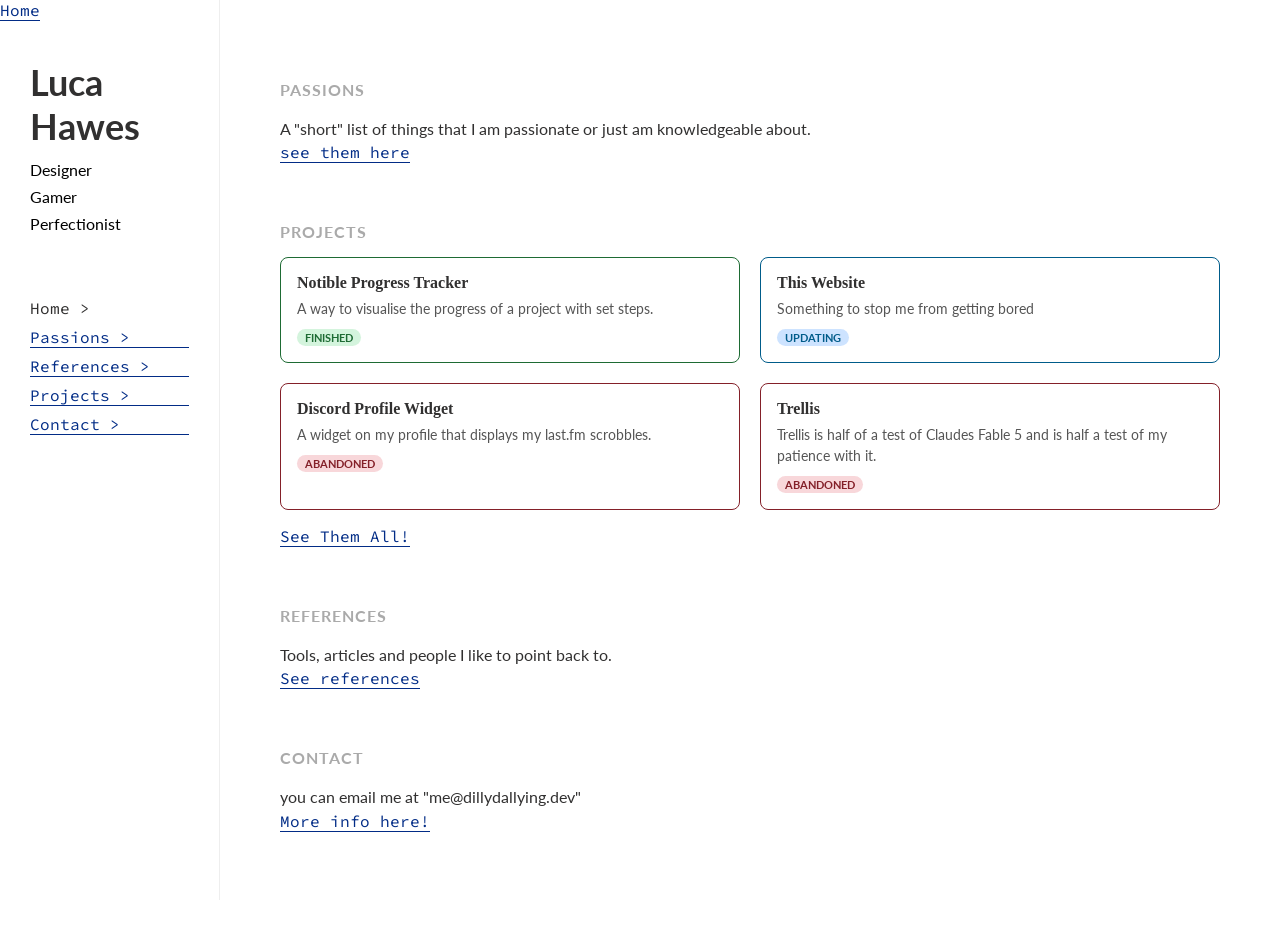
<file: index.html>
<!DOCTYPE html>
<html lang="en">
<head>
<meta charset="UTF-8">
<meta name="robots" content="nosnippet">
<title>Home - dillydallying.dev</title>
<link rel="icon" type="image/ico" href="images/favicon.ico">
  <link rel="preconnect" href="https://fonts.googleapis.com">
  <link rel="preconnect" href="https://fonts.gstatic.com" crossorigin>
  <link href="https://fonts.googleapis.com/css2?family=Lato:ital,wght@0,400;0,700;0,900;1,400;1,700;1,900&family=Source+Code+Pro:ital,wght@0,200..900;1,200..900&display=swap" rel="stylesheet">
  <link rel="stylesheet" href="style.css" />
  <script src="/tree-view.js"></script>
  <a href="/index.html">Home</a>


</head>

<body>

<div class="container">

  <!-- ===== SIDEBAR ===== -->
  <div class="sidebar">
    <header>
      <h1>Luca Hawes</h1>
      <p>Designer</p>
      <p>Gamer</p>
      <p>Perfectionist</p>
    </header>

    <nav class="sidebar-nav">
      <a href="index.html" class="active">Home &gt;</a>
      <a href="knowledge.html">Passions &gt;</a>
      <a href="references.html">References &gt;</a>
      <a href="projects.html">Projects &gt;</a>
      <a href="contact.html">Contact &gt;</a>
    </nav>
  </div>

  <!-- ===== MAIN CONTENT ===== -->
  <div class="content">

    <!-- SKILLS -->
    <section>
      <h2>Passions</h2>
      <p>A "short" list of things that I am passionate or just am knowledgeable about.</p>
      <a href="knowledge.html">see them here</a>
    </section>

    <!-- PROJECTS -->
    <section>
      <h2>Projects</h2>

      <div class="projects-grid">

        <a href="index.html" class="project-card finished">
          <h3>Notible Progress Tracker</h3>
          <p>A way to visualise the progress of a project with set steps.</p>
          <span class="status finished">Finished</span>
        </a>

        <a href="index.html" class="project-card updating">
          <h3>This Website</h3>
          <p>Something to stop me from getting bored</p>
          <span class="status updating">Updating</span>
        </a>

        <a href="index.html" class="project-card abandoned">
          <h3>Discord Profile Widget</h3>
          <p>A widget on my profile that displays my last.fm scrobbles.</p>
          <span class="status abandoned">Abandoned</span>
        </a>

        <a href="index.html" class="project-card abandoned">
          <h3>Trellis</h3>
          <p>Trellis is half of a test of Claudes Fable 5 and is half a test of my patience with it.</p>
          <span class="status abandoned">Abandoned</span>
        </a>

      </div>

      <a href="projects.html">See Them All!</a>
    </section>

    <!-- REFERENCES -->
    <section>
      <h2>References</h2>
      <p>Tools, articles and people I like to point back to.</p>
      <a href="references.html">See references</a>
    </section>

    <!-- CONTACT -->
    <section>
      <h2>Contact</h2>
      <p>you can email me at "me@dillydallying.dev"</p>
      <a href="contact.html">More info here!</a>
    </section>

  </div>

</div>

</body>
</html>
</file>
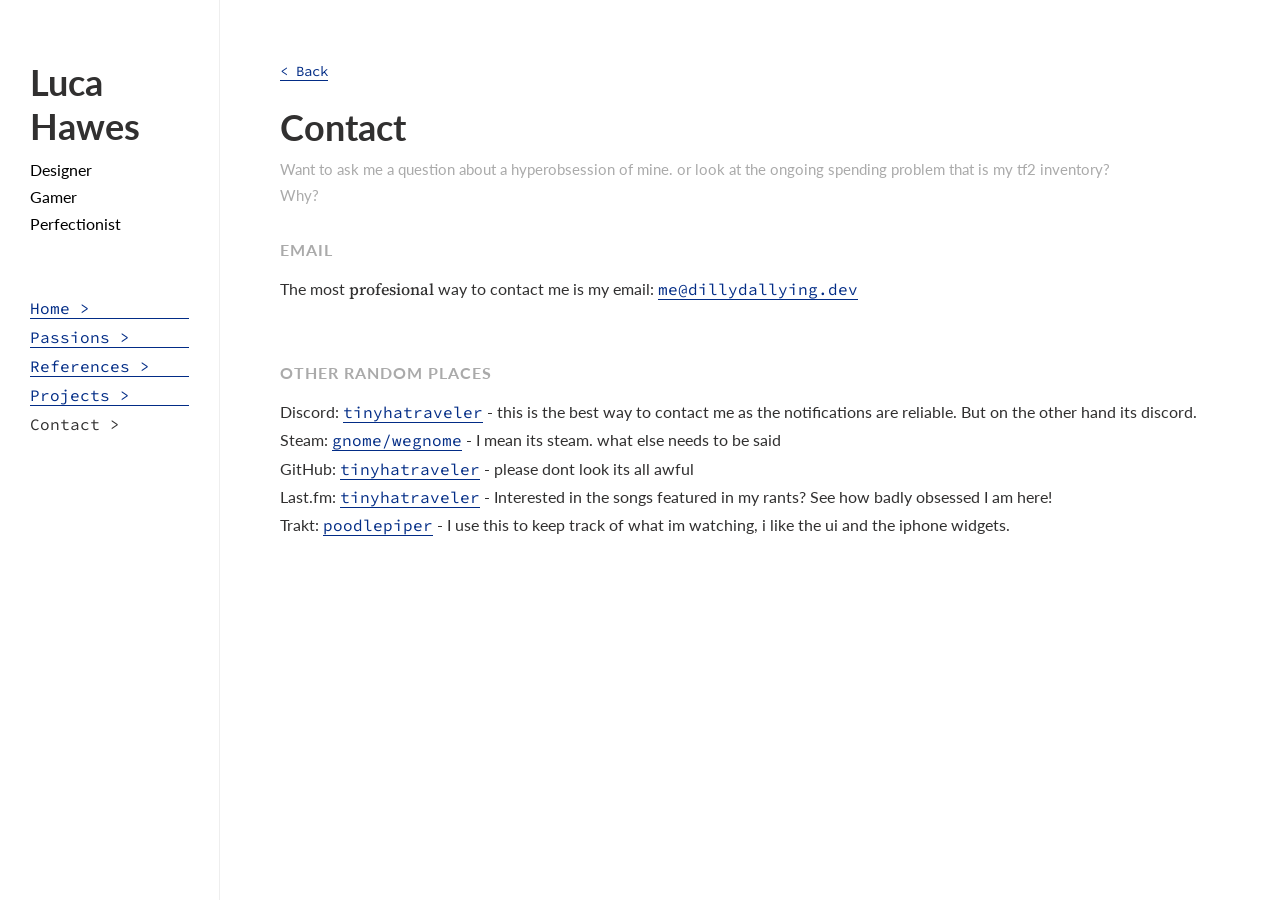
<file: contact.html>
<!DOCTYPE html>
<html lang="en">
<head>
<meta charset="UTF-8">
<title>Contact - dillydallying.dev</title>
<link rel="icon" type="image/x-icon" href="images/favicon.ico">
<link rel="preconnect" href="https://fonts.googleapis.com">
<link rel="preconnect" href="https://fonts.gstatic.com" crossorigin>
<link href="https://fonts.googleapis.com/css2?family=Lato:ital,wght@0,400;0,700;0,900;1,400;1,700;1,900&family=Source+Code+Pro:ital,wght@0,200..900;1,200..900&family=Source+Serif+4:wght@400;500;700&display=swap" rel="stylesheet">
<link rel="stylesheet" href="style.css">
</head>

<body>

<div class="container">

  <!-- ===== SIDEBAR (same as homepage) ===== -->
  <div class="sidebar">
    <header>
      <h1>Luca Hawes</h1>
      <p>Designer</p>
      <p>Gamer</p>
      <p>Perfectionist</p>
    </header>

    <nav class="sidebar-nav">
      <a href="index.html">Home &gt;</a>
      <a href="knowledge.html">Passions &gt;</a>
      <a href="references.html">References &gt;</a>
      <a href="projects.html">Projects &gt;</a>
      <a href="contact.html" class="active">Contact &gt;</a>
    </nav>
  </div>

  <!-- ===== MAIN CONTENT ===== -->
  <div class="content">

    <a href="index.html" class="back-link">&lt; Back</a>

    <h1>Contact</h1>
    <p class="subtitle">Want to ask me a question about a hyperobsession of mine. or look at the ongoing spending problem that is my tf2 inventory?<br> Why?</p>


    <section>
      <h2>Email</h2>
      <p>The most <fancy>profesional</fancy> way to contact me is my email: <a href="mailto:me@dillydallying.dev">me@dillydallying.dev</a></p>
    </section>

    <section>
      <h2>Other Random Places</h2>
      <p>Discord: <a href="https://discord.com/users/567462437838651404" target="_blank" rel="noopener">tinyhatraveler</a> - this is the best way to contact me as the notifications are reliable. But on the other hand its discord.</p>
      <p>Steam: <a href="https://steamcommunity.com/id/wegnome/" target="_blank" rel="noopener">gnome/wegnome</a> - I mean its steam. what else needs to be said</p>
      <p>GitHub: <a href="https://github.com/tinyhatraveler" target="_blank" rel="noopener">tinyhatraveler</a> - please dont look its all awful</p>
      <p>Last.fm: <a href="https://www.last.fm/user/tinyhatraveler" target="_blank" rel="noopener">tinyhatraveler</a> - Interested in the songs featured in my rants? See how badly obsessed I am here!</p>
      <p>Trakt: <a href="https://app.trakt.tv/profile/poodlepiper" target="_blank" rel="noopener">poodlepiper</a> - I use this to keep track of what im watching, i like the ui and the iphone widgets.</p>
    </section>

  </div>

</div>

</body>
</html>
</file>
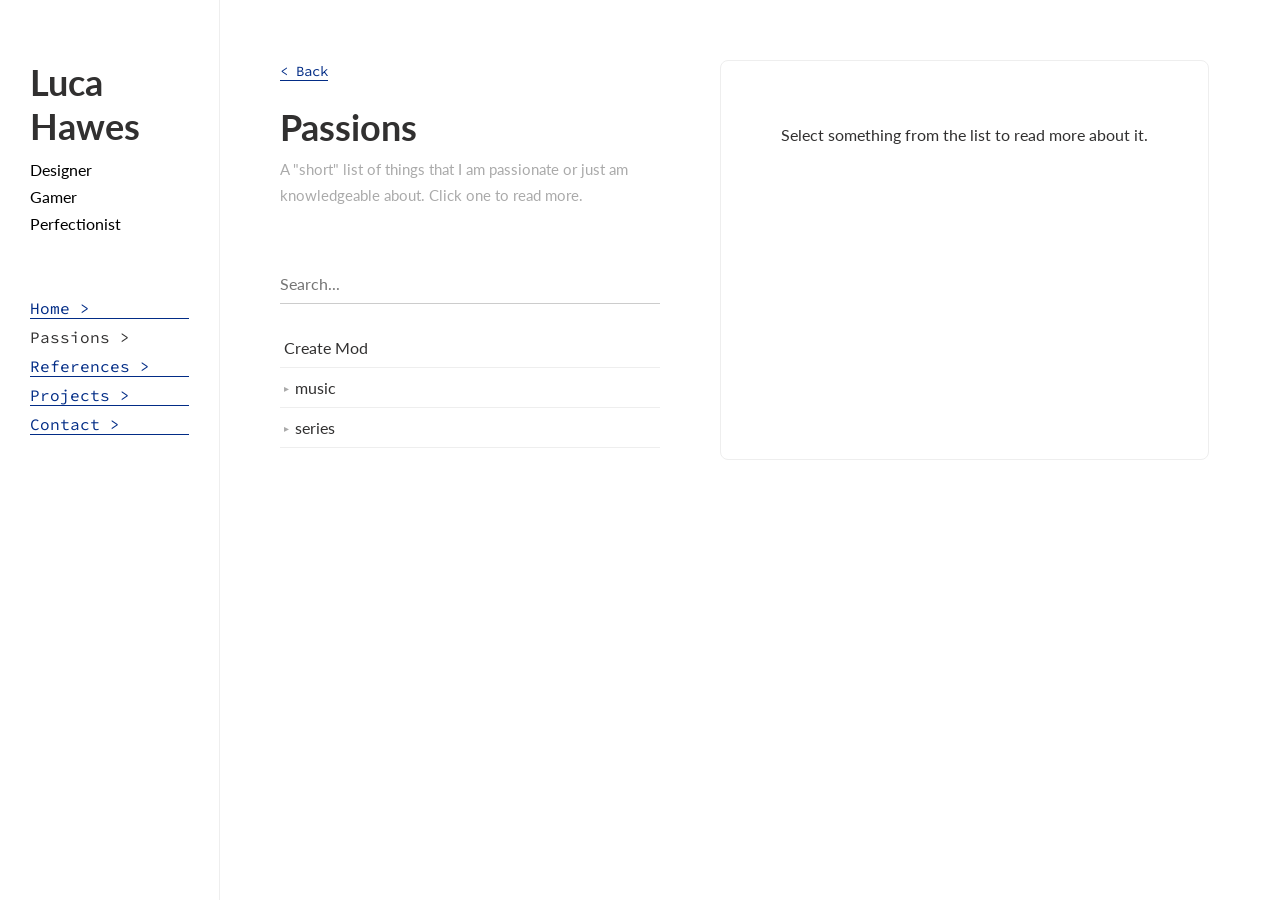
<file: knowledge.html>
<!DOCTYPE html>
<html lang="en">
<head>
<meta charset="UTF-8">
<title>Passions - Luca Hawes</title>
<link rel="preconnect" href="https://fonts.googleapis.com">
<link rel="preconnect" href="https://fonts.gstatic.com" crossorigin>
<link href="https://fonts.googleapis.com/css2?family=Lato:ital,wght@0,400;0,700;0,900;1,400;1,700;1,900&family=Source+Code+Pro:ital,wght@0,200..900;1,200..900&display=swap" rel="stylesheet">
<link rel="stylesheet" href="style.css">
</head>

<body>

<div class="container">

  <!-- ===== SIDEBAR (same as homepage) ===== -->
  <div class="sidebar">
    <header>
      <h1>Luca Hawes</h1>
      <p>Designer</p>
      <p>Gamer</p>
      <p>Perfectionist</p>
    </header>

    <nav class="sidebar-nav">
      <a href="index.html">Home &gt;</a>
      <a href="knowledge.html" class="active">Passions &gt;</a>
      <a href="references.html">References &gt;</a>
      <a href="projects.html">Projects &gt;</a>
      <a href="contact.html">Contact &gt;</a>
    </nav>
  </div>

  <!-- ===== MAIN CONTENT: two panels side by side ===== -->
  <div class="content knowledge-content">

    <!-- LEFT PANEL: title, description, search, list -->
    <div class="knowledge-list-panel">

      <a href="index.html" class="back-link">&lt; Back</a>

      <h1>Passions</h1>
      <p class="subtitle">A "short" list of things that I am passionate or just am knowledgeable about. Click one to read more.</p>

      <input type="text" id="search" placeholder="Search...">

      <ul class="knowledge-list" id="knowledge-list">
        <!-- List items are generated automatically from the array in the script below -->
      </ul>

    </div>

    <!-- RIGHT PANEL: expanded description, updated by clicking a list item -->
    <div class="knowledge-detail-panel" id="knowledge-detail">
      <p>Select something from the list to read more about it.</p>
    </div>

  </div>

</div>

<script src="tree-view.js"></script>
<script src="passions.js"></script>

</body>
</html>
</file>
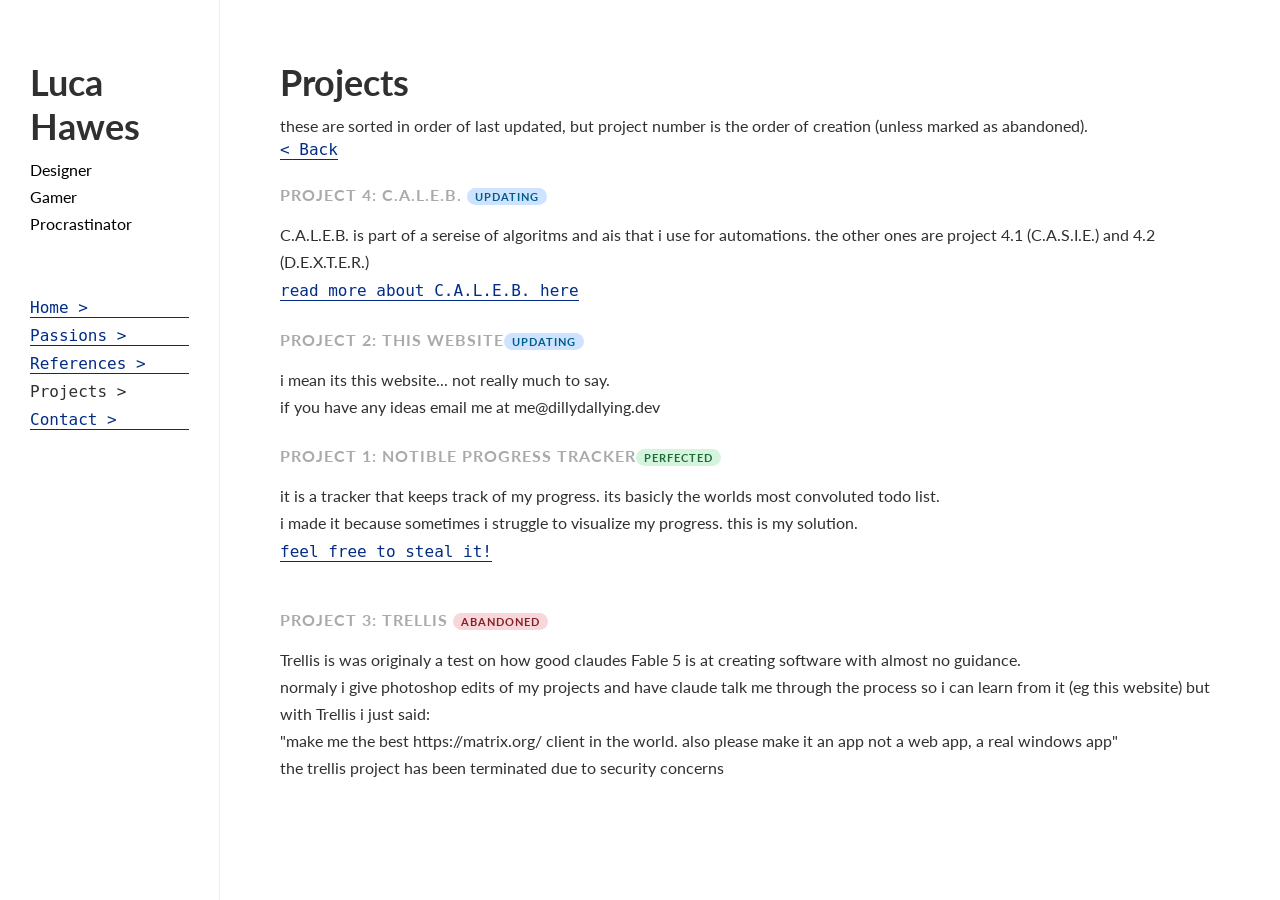
<file: projects.html>
<!DOCTYPE html>
<html lang="en">
<title>Projects</title>
  <head>
    <meta charset="UTF-8" />
    <title>Portfolio - dillydallying.dev</title>
    <link rel="icon" type="image/ico" href="images/favicon.ico">
    <link rel="preconnect" href="https://fonts.googleapis.com">
    <link rel="preconnect" href="https://fonts.gstatic.com" crossorigin>
    <link href="https://fonts.googleapis.com/css2?family=Lato:ital,wght@0,400;0,700;0,900;1,400;1,700;1,900&display=swap" rel="stylesheet">
    <link rel="stylesheet" href="style.css" />
  </head>
  <body>
    <div class="container">

      <div class="sidebar">
        <header>
          <h1>Luca Hawes</h1>
          <p>Designer</p>
          <p>Gamer</p>
          <p>Procrastinator</p>
        </header>

        <nav class="sidebar-nav">
          <a href="index.html">Home &gt;</a>
          <a href="knowledge.html">Passions &gt;</a>
          <a href="references.html">References &gt;</a>
          <a href="projects.html" class="active">Projects &gt;</a>
          <a href="contact.html">Contact &gt;</a>
        </nav>
      </div>

      <main class="content">
        <h1>Projects</h1>
        <p>these are sorted in order of last updated, but project number is the order of creation (unless marked as abandoned).</p>
        <a href="index.html">< Back</a>
        <br></br>
        <h2>Project 4: C.A.L.E.B. <span class="status updating">updating</span></h2>
        <p>C.A.L.E.B. is part of a sereise of algoritms and ais that i use for automations. the other ones are project 4.1 (C.A.S.I.E.) and 4.2 (D.E.X.T.E.R.) </p>
        <p> <a href="Projects/caleb.html">read more about C.A.L.E.B. here</a></p>


        <br>
        <h2>Project 2: this website<span class="status updating">updating</span></h2>
        <p>i mean its this website... not really much to say.</p>
        <p>if you have any ideas email me at me@dillydallying.dev</p>
        <br>

        <h2>Project 1: notible progress tracker<span class="status finished">perfected</span></h2>
        <p>it is a tracker that keeps track of my progress. its basicly the worlds most convoluted todo list.</p>
        <p>i made it because sometimes i struggle to visualize my progress. this is my solution.</p>
        <p> <a href="https://docs.google.com/spreadsheets/d/1YSNc4omOp1QLgxAba_IEqDuztjfqOVUsOX5t2F-ol7Q/edit?usp=sharing">feel free to steal it!</a></p>
        <br></br>
        <!--<h2>Project 4: notible progress tracker<span class="status finished">perfected</span></h2>

        <br>-->
        <h2>Project 3: Trellis <span class="status abandoned">Abandoned</span></h2>
        <p>Trellis is was originaly a test on how good claudes Fable 5 is at creating software with almost no guidance.</p>
        <p>normaly i give photoshop edits of my projects and have claude talk me through the process so i can learn from it (eg this website) but with Trellis i just said:</p>
        <p>"make me the best https://matrix.org/ client in the world. also please make it an app not a web app, a real windows app"</p>
        <p>the trellis project has been terminated due to security concerns</p>
        <br></br>


      </main>

    </div>
  </body>
</html>
</file>
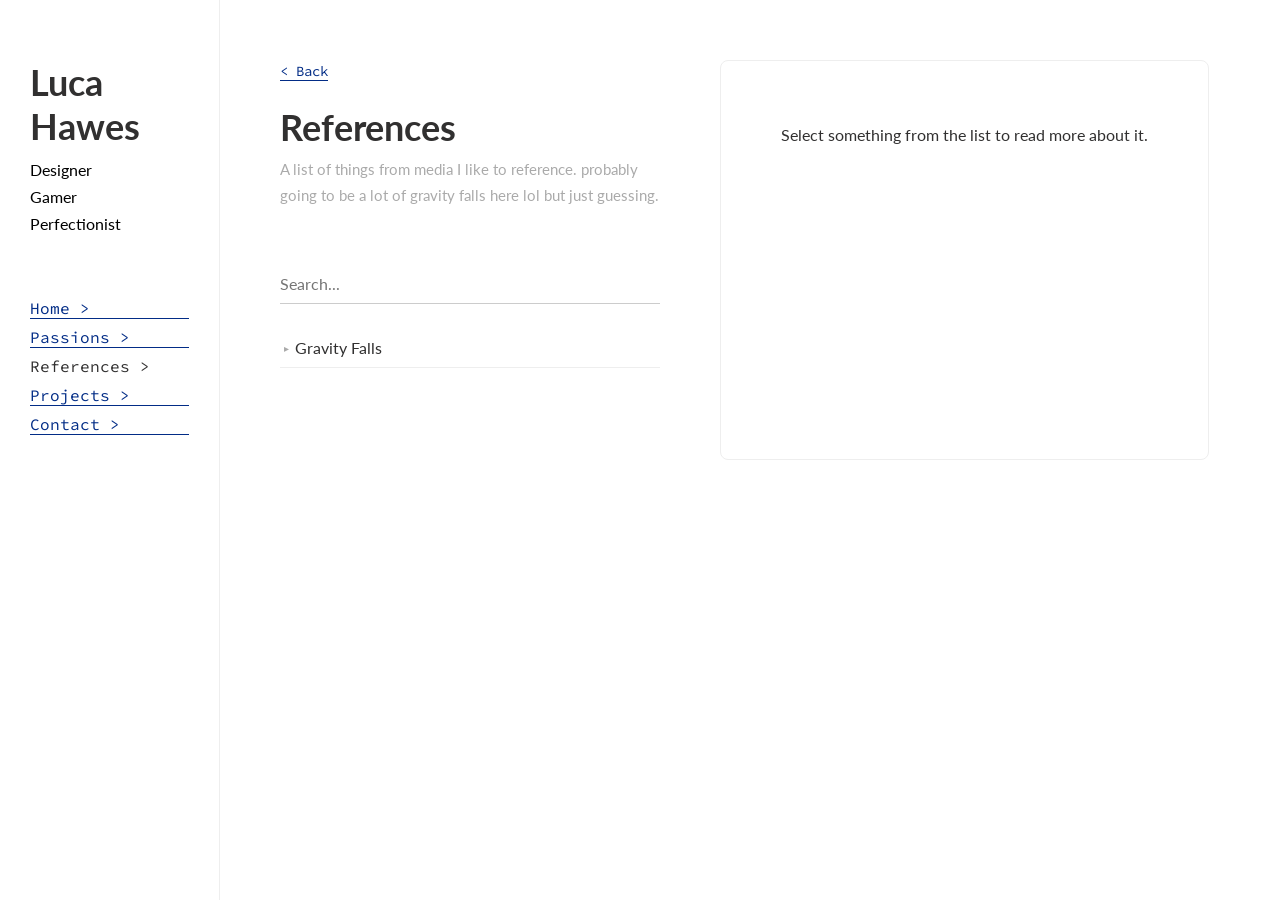
<file: references.html>
<!DOCTYPE html>
<html lang="en">
<head>
<meta charset="UTF-8">
<title>References - Luca Hawes</title>
<link rel="icon" type="image/ico" href="images/favicon.ico">
<link rel="preconnect" href="https://fonts.googleapis.com">
<link rel="preconnect" href="https://fonts.gstatic.com" crossorigin>
<link href="https://fonts.googleapis.com/css2?family=Lato:ital,wght@0,400;0,700;0,900;1,400;1,700;1,900&family=Source+Code+Pro:ital,wght@0,200..900;1,200..900&display=swap" rel="stylesheet">
<link rel="stylesheet" href="style.css">
</head>

<body>

<div class="container">

  <!-- ===== SIDEBAR (same as homepage) ===== -->
  <div class="sidebar">
    <header>
      <h1>Luca Hawes</h1>
      <p>Designer</p>
      <p>Gamer</p>
      <p>Perfectionist</p>
    </header>

    <nav class="sidebar-nav">
      <a href="index.html">Home &gt;</a>
      <a href="knowledge.html">Passions &gt;</a>
      <a href="references.html" class="active">References &gt;</a>
      <a href="projects.html">Projects &gt;</a>
      <a href="contact.html">Contact &gt;</a>
    </nav>
  </div>

  <!-- ===== MAIN CONTENT: two panels side by side ===== -->
  <div class="content knowledge-content">

    <!-- LEFT PANEL: title, description, search, list -->
    <div class="knowledge-list-panel">

      <a href="index.html" class="back-link">&lt; Back</a>

      <h1>References</h1>
      <p class="subtitle">A list of things from media I like to reference. probably going to be a lot of gravity falls here lol but just guessing.</p>

      <input type="text" id="search" placeholder="Search...">

      <ul class="knowledge-list" id="knowledge-list">
        <!-- List items are generated automatically from the array in references.js -->
      </ul>

    </div>

    <!-- RIGHT PANEL: expanded description, updated by clicking a list item -->
    <div class="knowledge-detail-panel" id="knowledge-detail">
      <p>Select something from the list to read more about it.</p>
    </div>

  </div>

</div>

<script src="tree-view.js"></script>
<script src="references.js"></script>

</body>
</html>
</file>
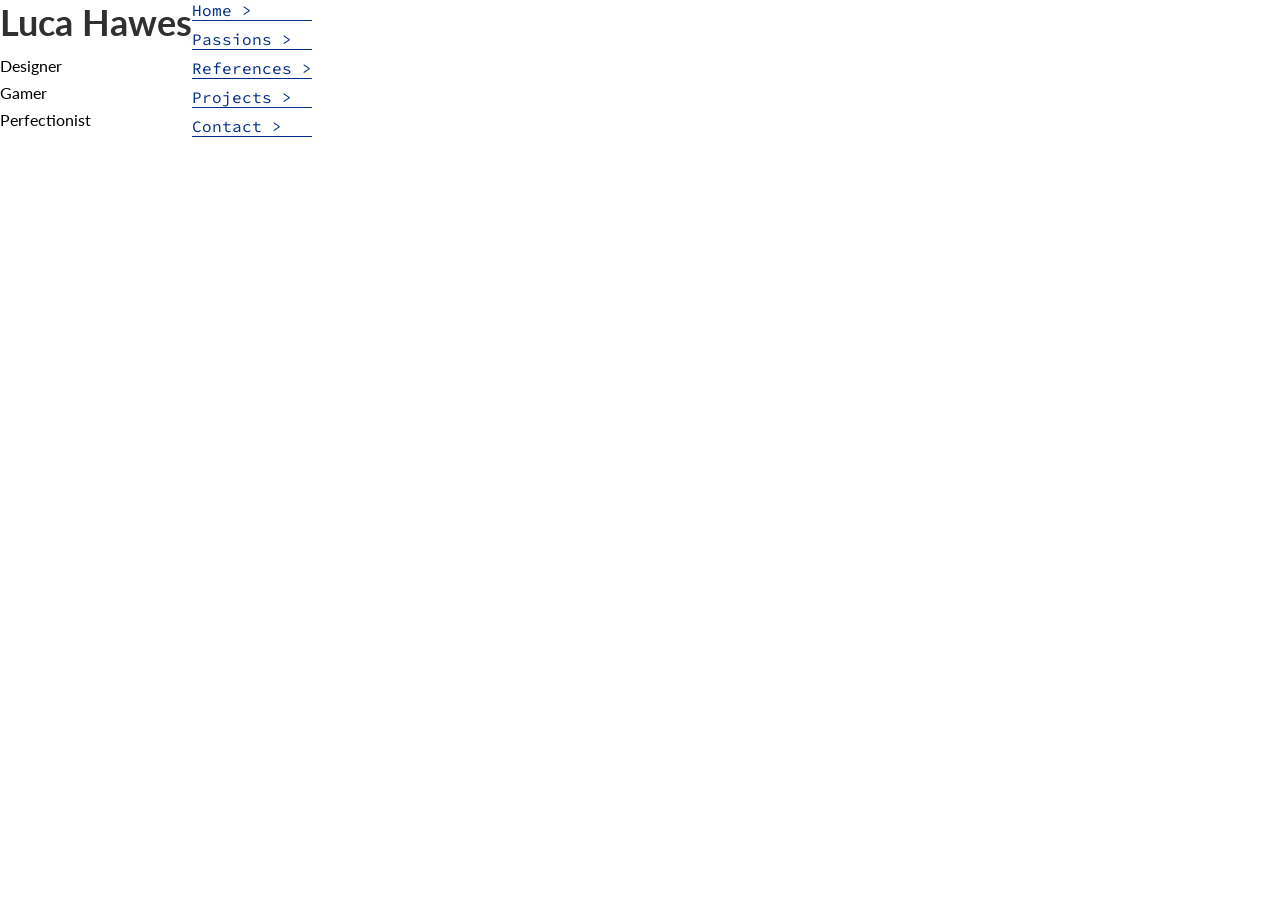
<file: Trellis.html>
<!DOCTYPE html>
<html lang="en">
<head>
<meta charset="UTF-8">
<meta name="robots" content="nosnippet">
<title>Home - dillydallying.dev</title>
  <link rel="preconnect" href="https://fonts.googleapis.com">
  <link rel="preconnect" href="https://fonts.gstatic.com" crossorigin>
  <link href="https://fonts.googleapis.com/css2?family=Lato:ital,wght@0,400;0,700;0,900;1,400;1,700;1,900&family=Source+Code+Pro:ital,wght@0,200..900;1,200..900&display=swap" rel="stylesheet">
    <link rel="stylesheet" href="style.css" />


</head>

<body>

<div class="container">

  <!-- ===== SIDEBAR ===== -->
<!  <div class="sidebar">
    <header>
      <h1>Luca Hawes</h1>
      <p>Designer</p>
      <p>Gamer</p>
      <p>Perfectionist</p>
    </header>

    <nav class="sidebar-nav">
      <a href="index.html">Home &gt;</a>
      <a href="knowledge.html">Passions &gt;</a>
      <a href="references.html">References &gt;</a>
      <a href="projects.html">Projects &gt;</a>
      <a href="contact.html">Contact &gt;</a>
    </nav>
  </div>

  <!-- ===== MAIN CONTENT ===== -->
<!--
  <div class="content">
    <h1>Trellis:</h1>
        <p>Trellis is was originaly a test on how good claudes Fable 5 is at creating software with almost no guidance.</p>
        <p>normaly i give photoshop edits of my projects and have claude talk me through the process so i can learn from it (eg this website) but with Trellis i just said:</p>
        <p>"make me the best https://matrix.org/ client in the world. also please make it an app not a web app, a real windows app"</p>
        <br></br>
        <p> the result was alright, it was basic, didnt have end to end encryption or many of the other features i wanted. but it did work.</p>
        <p>then we (me and Big F) asked for replying, profiles and member lists and most important of all; end to end encryption.</p>
        <p>it took the rest of the tokens i had for the day but it worked well and it also was ported to mac and linux.</p>
        <p>and after a few more requests, it got to this state.</p>
        <img src="images\trellis 1.0.png" height=383 width=512 alt="the first usable version of trellis">
        <p>we kept going on it and eventually it became a plugin for discord so my lazy ass could have one app instead of 2</p>
        <p>this fable 5 really struggled with, it was interesting to see tbh.</p>
        <p>it sits just below the dms but before the server list, and it works alright. it ported over most of the features, added google sign in and a third more evil feature (secret)</p>
        <p>its decent but has a long way to go before i start using it regularly. but it is worlds above stable, and has been since the 3rd message i sent.</p>
        <br></br>
        <p>im still working on it, and am still shouting at claude to fix one specific bug that it cant seem to get its head round. but its getting there, and i might share it eventualy. but who knows</p>
        <p>overall its been a great experiment for my 1 week of claude pro and i am very impressed with what it can do. but also at the same time with how moronic it is.</p>
        <p>if you want any more infomation about it, feel free to <a href="mailto:me@dillydallying.dev">email me.</a></p>
  </div>
-->
</div>

</body>
</html>
</file>
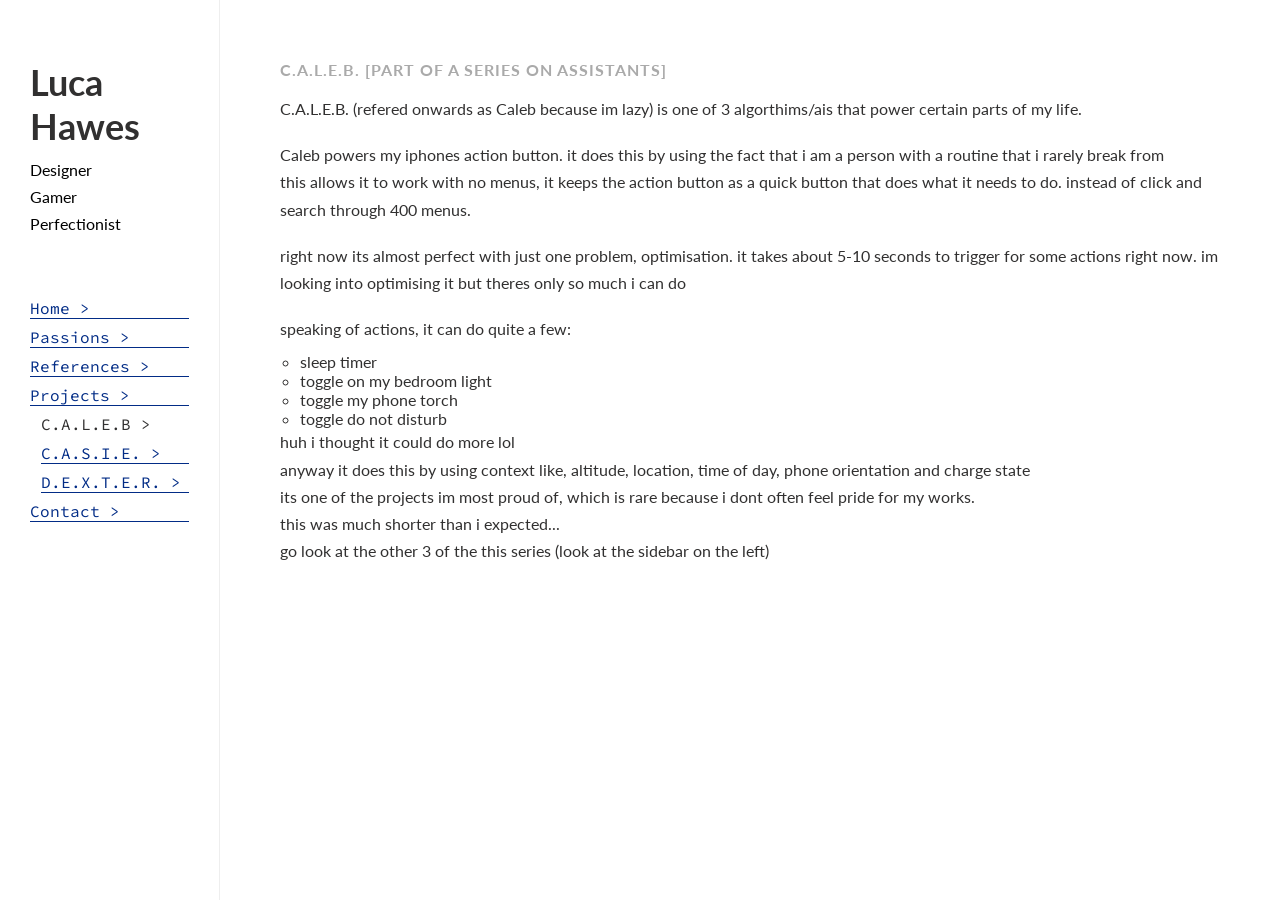
<file: Projects/caleb.html>
<!DOCTYPE html>
<html lang="en">
<head>
<meta charset="UTF-8">
<meta name="robots" content="nosnippet">
<!--
  PAGE TITLE
  Format: "<Page Name> - dillydallying.dev"
-->
<title>PAGE NAME - dillydallying.dev</title>

  <link rel="preconnect" href="https://fonts.googleapis.com">
  <link rel="preconnect" href="https://fonts.gstatic.com" crossorigin>
  <link href="https://fonts.googleapis.com/css2?family=Lato:ital,wght@0,400;0,700;0,900;1,400;1,700;1,900&family=Source+Code+Pro:ital,wght@0,200..900;1,200..900&display=swap" rel="stylesheet">
  <link rel="stylesheet" href="../style.css" />
</head>

<body>
<div class="container">

  <!-- ===== SIDEBAR ===== -->
  <!-- Identical on every page. Copy this block exactly, then update
       ONLY the "active" class below to match whichever page this is:
         - Move class="active" onto the <a> for the current page
         - Remove class="active" from every other link
       The active page's link is shown as plain non-clickable text
       elsewhere via CSS, so href can stay in place either way. -->
  <div class="sidebar">
    <header>
      <h1>Luca Hawes</h1>
      <p>Designer</p>
      <p>Gamer</p>
      <p>Perfectionist</p>
    </header>
    <nav class="sidebar-nav">
      <a href="../index.html">Home &gt;</a>
      <a href="../knowledge.html">Passions &gt;</a>
      <a href="../references.html">References &gt;</a>
      <a href="../projects.html">Projects &gt;</a>
      <a href="caleb.html" class="nav-sub active">C.A.L.E.B &gt;</a>
      <a href="casie.html" class="nav-sub">C.A.S.I.E. &gt;</a>
      <a href="dexter.html" class="nav-sub">D.E.X.T.E.R. &gt;</a>
      <a href="../contact.html">Contact &gt;</a>
    </nav>

      <!--
        ^ Set class="active" on whichever line matches this page, e.g.:
        <a href="projects.html" class="active">Projects &gt;</a>
      -->
    </nav>
  </div>

  <!-- ===== MAIN CONTENT ===== -->
  <!-- Everything below is page-specific. Delete this comment block
       and the example section, then build the real page content.

       If this page needs the two-panel tree-view layout (like
       Passions/References), use knowledge.html as your starting
       point instead of this template - it has a different content
       structure (search box + list + detail panel) that doesn't
       fit the <section> pattern below. -->

  <div class="content">

    <section>
      <h2>C.A.L.E.B. [part of a series on assistants] </h2>
      <p>C.A.L.E.B. (refered onwards as Caleb because im lazy) is one of 3 algorthims/ais that power certain parts of my life.</p>
      <br>
      <p>Caleb powers my iphones action button. it does this by using the fact that i am a person with a routine that i rarely break from</p>
      <p>this allows it to work with no menus, it keeps the action button as a quick button that does what it needs to do. instead of click and search through 400 menus.</p>
      <br>
      <p>right now its almost perfect with just one problem, optimisation. it takes about 5-10 seconds to trigger for some actions right now. im looking into optimising it but theres only so much i can do</p>
      <br>
      <p>speaking of actions, it can do quite a few:</p>
      <ul>
        <li>sleep timer</li>
        <li>toggle on my bedroom light</li>
        <li>toggle my phone torch</li>
        <li>toggle do not disturb</li>
      </ul>
      <p>huh i thought it could do more lol</p>
      <p>anyway it does this by using context like, altitude, location, time of day, phone orientation and charge state</p>
      <p>its one of the projects im most proud of, which is rare because i dont often feel pride for my works.</p>
      <p>this was much shorter than i expected...</p>
      <p>go look at the other 3 of the this series (look at the sidebar on the left)</p>
    </section>

    <!-- Copy the <section> block above as many times as needed for
         more sections on this page. -->

  </div>

</div>
</body>
</html>
</file>
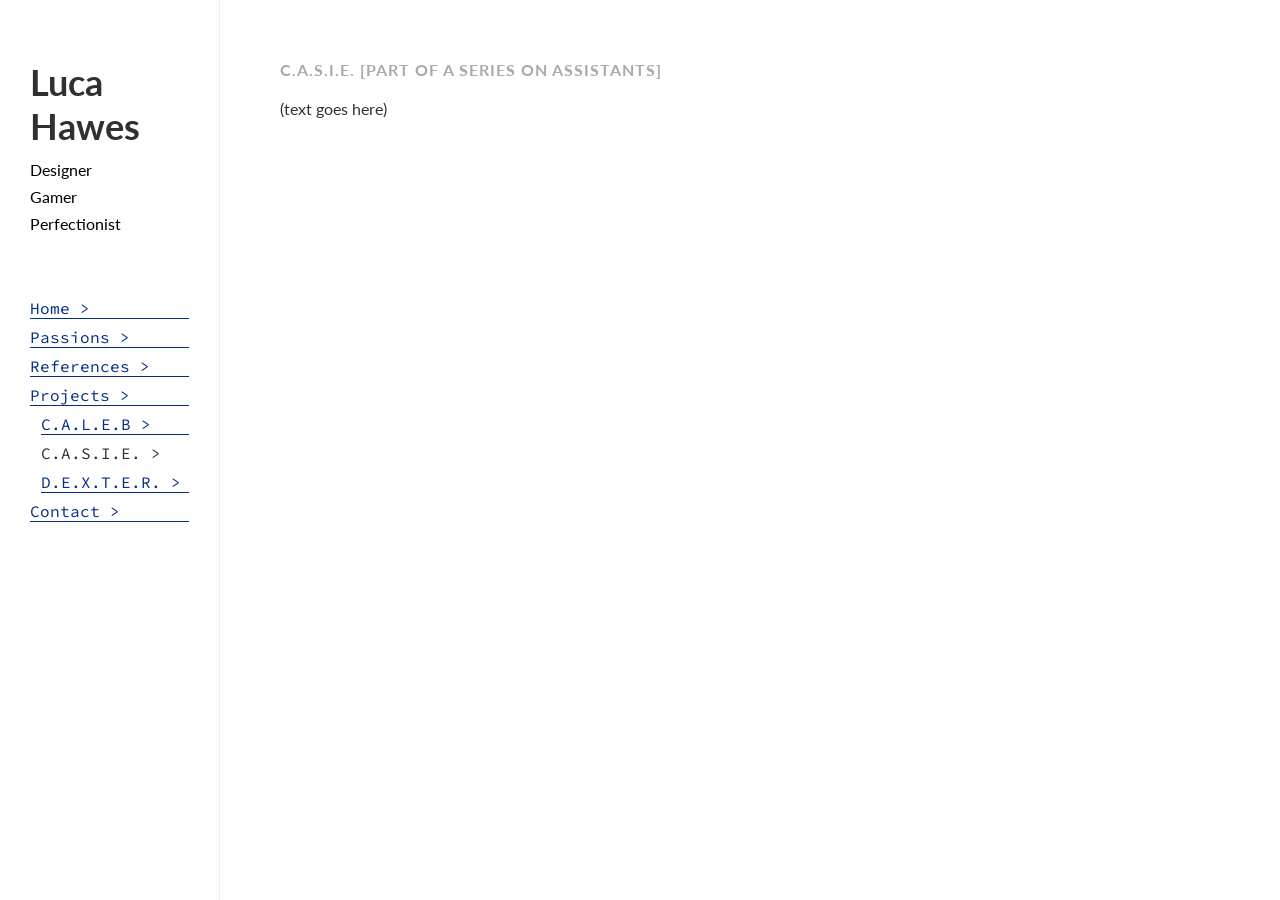
<file: Projects/casie.html>
<!DOCTYPE html>
<html lang="en">
<head>
<meta charset="UTF-8">
<meta name="robots" content="nosnippet">
<!--
  PAGE TITLE
  Format: "<Page Name> - dillydallying.dev"
-->
<title>C.A.S.I.E. - dillydallying.dev</title>
  <link rel="preconnect" href="https://fonts.googleapis.com">
  <link rel="preconnect" href="https://fonts.gstatic.com" crossorigin>
  <link href="https://fonts.googleapis.com/css2?family=Lato:ital,wght@0,400;0,700;0,900;1,400;1,700;1,900&family=Source+Code+Pro:ital,wght@0,200..900;1,200..900&display=swap" rel="stylesheet">
  <link rel="icon" type="image/ico" href="../images/favicon.ico">
  <link rel="stylesheet" href="../style.css" />
</head>

<body>
<div class="container">

  <!-- ===== SIDEBAR ===== -->
  <!-- Identical on every page. Copy this block exactly, then update
       ONLY the "active" class below to match whichever page this is:
         - Move class="active" onto the <a> for the current page
         - Remove class="active" from every other link
       The active page's link is shown as plain non-clickable text
       elsewhere via CSS, so href can stay in place either way. -->
  <div class="sidebar">
    <header>
      <h1>Luca Hawes</h1>
      <p>Designer</p>
      <p>Gamer</p>
      <p>Perfectionist</p>
    </header>
    <nav class="sidebar-nav">
      <a href="../index.html">Home &gt;</a>
      <a href="../knowledge.html">Passions &gt;</a>
      <a href="../references.html">References &gt;</a>
      <a href="../projects.html">Projects &gt;</a>
      <a href="caleb.html" class="nav-sub ">C.A.L.E.B &gt;</a>
      <a href="casie.html" class="nav-sub active">C.A.S.I.E. &gt;</a>
      <a href="dexter.html" class="nav-sub">D.E.X.T.E.R. &gt;</a>
      <a href="../contact.html">Contact &gt;</a>
    </nav>

      <!--
        ^ Set class="active" on whichever line matches this page, e.g.:
        <a href="projects.html" class="active">Projects &gt;</a>
      -->
    </nav>
  </div>

  <!-- ===== MAIN CONTENT ===== -->
  <!-- Everything below is page-specific. Delete this comment block
       and the example section, then build the real page content.

       If this page needs the two-panel tree-view layout (like
       Passions/References), use knowledge.html as your starting
       point instead of this template - it has a different content
       structure (search box + list + detail panel) that doesn't
       fit the <section> pattern below. -->

  <div class="content">

    <section>
      <h2>C.A.S.I.E. [part of a series on assistants] </h2>
      <p>(text goes here)</p>
    </section>

    <!-- Copy the <section> block above as many times as needed for
         more sections on this page. -->

  </div>

</div>
</body>
</html>
</file>
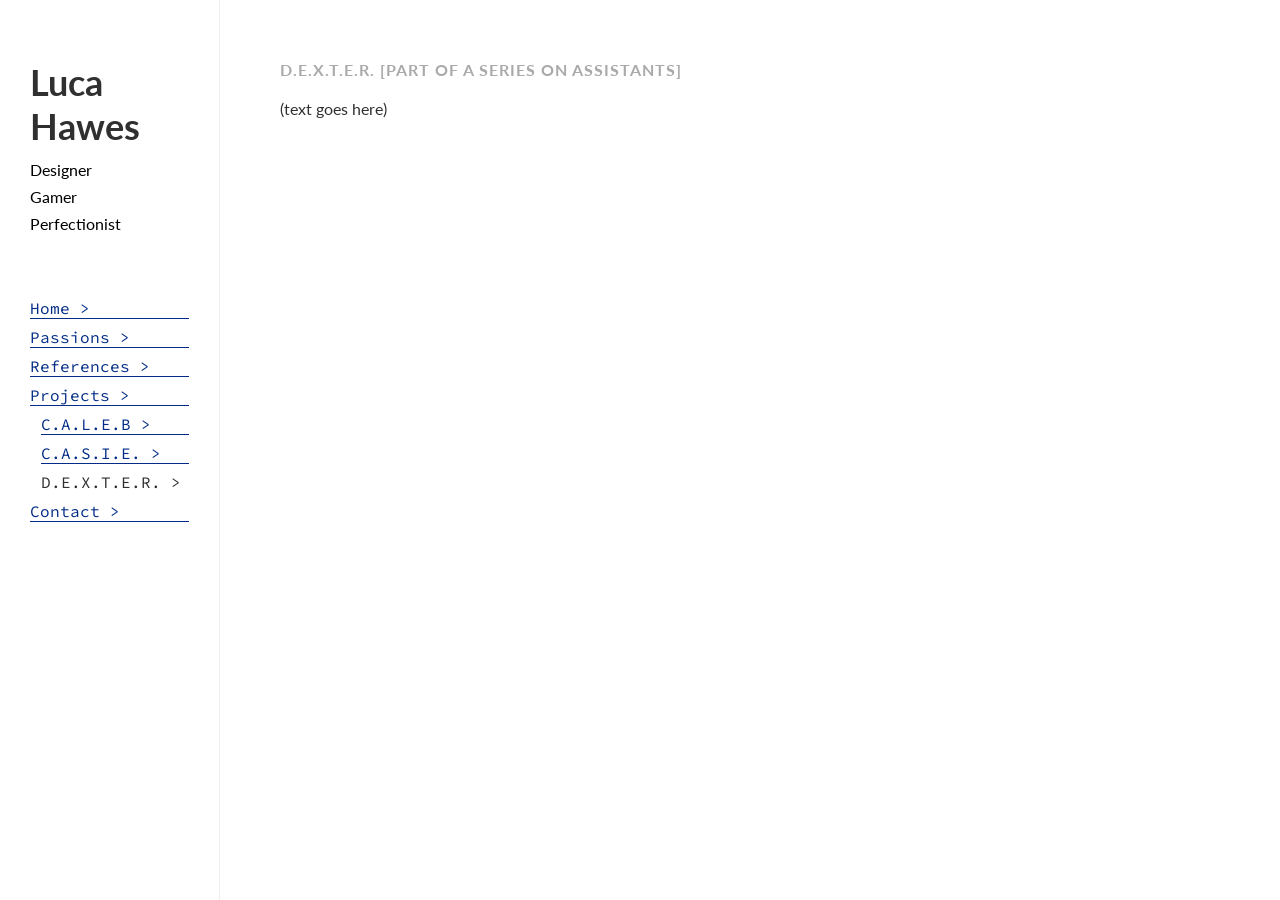
<file: Projects/dexter.html>
<!DOCTYPE html>
<html lang="en">
<head>
<meta charset="UTF-8">
<meta name="robots" content="nosnippet">
<!--
  PAGE TITLE
  Format: "<Page Name> - dillydallying.dev"
-->
<title>D.E.X.T.E.R. - dillydallying.dev</title>
  <link rel="preconnect" href="https://fonts.googleapis.com">
  <link rel="preconnect" href="https://fonts.gstatic.com" crossorigin>
  <link href="https://fonts.googleapis.com/css2?family=Lato:ital,wght@0,400;0,700;0,900;1,400;1,700;1,900&family=Source+Code+Pro:ital,wght@0,200..900;1,200..900&display=swap" rel="stylesheet">
  <link rel="icon" type="image/ico" href="../images/favicon.ico">
  <link rel="stylesheet" href="../style.css" />
</head>

<body>
<div class="container">

  <!-- ===== SIDEBAR ===== -->
  <!-- Identical on every page. Copy this block exactly, then update
       ONLY the "active" class below to match whichever page this is:
         - Move class="active" onto the <a> for the current page
         - Remove class="active" from every other link
       The active page's link is shown as plain non-clickable text
       elsewhere via CSS, so href can stay in place either way. -->
  <div class="sidebar">
    <header>
      <h1>Luca Hawes</h1>
      <p>Designer</p>
      <p>Gamer</p>
      <p>Perfectionist</p>
    </header>
    <nav class="sidebar-nav">
      <a href="../index.html">Home &gt;</a>
      <a href="../knowledge.html">Passions &gt;</a>
      <a href="../references.html">References &gt;</a>
      <a href="../projects.html">Projects &gt;</a>
      <a href="caleb.html" class="nav-sub">C.A.L.E.B &gt;</a>
      <a href="casie.html" class="nav-sub">C.A.S.I.E. &gt;</a>
      <a href="dexter.html" class="nav-sub active">D.E.X.T.E.R. &gt;</a>
      <a href="../contact.html">Contact &gt;</a>
    </nav>

      <!--
        ^ Set class="active" on whichever line matches this page, e.g.:
        <a href="projects.html" class="active">Projects &gt;</a>
      -->
    </nav>
  </div>

  <!-- ===== MAIN CONTENT ===== -->
  <!-- Everything below is page-specific. Delete this comment block
       and the example section, then build the real page content.

       If this page needs the two-panel tree-view layout (like
       Passions/References), use knowledge.html as your starting
       point instead of this template - it has a different content
       structure (search box + list + detail panel) that doesn't
       fit the <section> pattern below. -->

  <div class="content">

    <section>
      <h2>D.E.X.T.E.R. [part of a series on assistants] </h2>
      <p>(text goes here)</p>
    </section>

    <!-- Copy the <section> block above as many times as needed for
         more sections on this page. -->

  </div>

</div>
</body>
</html>
</file>
<file: style.css>
/* Reset some browser defaults */
* {
  margin: 0;
  padding: 0;
  box-sizing: border-box;
}

body {
  font-family: 'Lato', sans-serif;
  background-color: #ffffff;
  color: #313030;
  padding: 0;
  margin: 0;
}

html {
  scroll-behavior: smooth;
}


/* ---------- LAYOUT ---------- */

.container {
  display: flex;
  min-height: 100vh;
}

.sidebar {
  width: 220px;
  min-height: 100vh;
  padding: 60px 30px;
  border-right: 1px solid #eee;
  position: fixed;
  top: 0;
  left: 0;
}

.content {
  margin-left: 220px;   /* leaves room for the fixed sidebar */
  padding: 60px 60px;
  max-width: 1100px;   /* was 650px - widened so text uses more of the screen on wide monitors */
}


/* ---------- HEADER (inside sidebar) ---------- */

header {
  margin-bottom: 60px;
  font-family: lato, serif;
}

h1 {
  font-size: 36px;
  font-weight: bold;
  margin-bottom: 8px;
}

header p {
  color: #000000;
  font-size: 16px;
}


/* ---------- SIDEBAR NAV (page list) ---------- */

.sidebar-nav {
  display: flex;
  flex-direction: column;
  gap: 8px;
}

/* The current page: looks like plain text instead of a link,
   since clicking it wouldn't do anything useful anyway. */
.sidebar-nav a.active {
  color: #313030;
  border-bottom-color: transparent;
  cursor: default;
  pointer-events: none;
}

.sidebar-nav a.active:hover {
  background-color: transparent;
}

.nav-gap {
  margin-top: 24px;
}

.nav-sub {
  margin-left: 11px;
}

/* ---------- LINKS ---------- */

a {
  /* for links */
  color: #022c86;
  text-decoration: none;
  border-bottom: 1px solid currentColor;
  font-family: "Source Code Pro", monospace;
}

a:hover {
  background-color: #eee;
  border-bottom-color: transparent;
}


/* ---------- SECTIONS ---------- */

section {
  margin-bottom: 60px;
}

h2 {
  font-size: 16px;
  text-transform: uppercase;
  letter-spacing: 1px;
  color: #aaa;
  margin-bottom: 16px;
}

p {
  line-height: 1.7;
  font-size: 16px;
}

.subtitle {
  color: #aaa;
  font-size: 15px;
  margin-bottom: 32px;
}

ul {
  list-style-type: circle;
  padding-left: 20px;
  margin-top: 10px;
}


/* ---------- SEARCH INPUT ---------- */

#search {
  width: 100%;
  padding: 10px 0;
  font-size: 16px;
  border: none;
  border-bottom: 1px solid #ccc;
  outline: none;
  margin: 24px 0;
  font-family: 'Lato', sans-serif;
  background: transparent;
}

#search:focus {
  border-bottom-color: #222;
}


/* ---------- STATUS BADGES ---------- */

.status {
  display: inline-block;
  font-size: 0.7em;
  font-weight: 700;
  text-transform: uppercase;
  padding: 2px 8px;
  border-radius: 12px;
  margin-top: 10px;
}

.status.finished {
  background-color: #d4f4dd;
  color: #1e6b34;
}

.status.updating {
  background-color: #cde3ff;
  color: #005c8a;
}

.status.abandoned {
  background-color: #f8d7da;
  color: #842029;
}


/* ---------- PROJECTS GRID (2x2) ---------- */

.projects-grid {
  display: grid;
  grid-template-columns: 1fr 1fr;
  gap: 20px;
  margin-bottom: 16px;
}

.project-card {
  display: block;               /* lets the whole card area be clickable */
  padding: 16px;
  border: 1px solid #eee;       /* default/fallback color if no status class is set */
  border-radius: 8px;

  /* override the default <a> styles (blue text, underline, mono font) */
  color: inherit;
  text-decoration: none;
  font-family: inherit;
}

/* Card border color matches whichever status badge is inside it.
   Add the matching class (finished / updating / abandoned) to the
   .project-card div itself, same as the .status span. */
.project-card.finished {
  border-color: #1e6b34;
}

.project-card.updating {
  border-color: #005c8a;
}

.project-card.abandoned {
  border-color: #842029;
}

.project-card:hover {
  /* override a:hover so hovering a card doesn't turn its text blue */
  color: inherit;
  background-color: #fafafa;
}

.project-card h3 {
  font-size: 16px;
  font-weight: bold;
  margin-bottom: 6px;
  font-family: Georgia, serif;
}

.project-card p {
  font-size: 14px;
  color: #555;
  line-height: 1.5;
}

fancy {
  font-weight: 500;
  font-family: "Source Serif 4", Georgia, serif;
}

/* ---------- RESPONSIVE ---------- */

@media (max-width: 700px) {
  .sidebar {
    position: static;   /* un-fix the sidebar so it can stack on top */
    width: auto;
    min-height: auto;
    border-right: none;
    border-bottom: 1px solid #eee;
  }
  .content {
    margin-left: 0;
    padding: 40px 30px;
  }
  .container {
    flex-direction: column;
  }
  .projects-grid {
    grid-template-columns: 1fr;
  }
  .knowledge-content {
    flex-direction: column;
  }
}


/* ---------- KNOWLEDGE / PASSIONS PAGE (list + expanded description) ---------- */

/* This page needs two columns instead of the normal single .content column,
   so it drops the max-width and lays its two panels out side by side. */
.knowledge-content {
  max-width: none;
  display: flex;
  gap: 60px;
  align-items: flex-start;
}

.knowledge-list-panel {
  width: 380px;         /* same rough proportion as the sidebar + a bit more */
  flex-shrink: 0;
}

.knowledge-detail-panel {
  flex: 1;               /* takes up all remaining space */
  padding: 60px;
  border: 1px solid #eee;
  border-radius: 8px;
  min-height: 400px;
}

.back-link {
  display: inline-block;
  margin-bottom: 24px;
  font-size: 14px;
}

.knowledge-list {
  list-style: none;      /* remove the default bullet circles for this list */
  padding-left: 0;
  margin-top: 0;
}

/* Every nested <ul> (a folder's children) gets indented and starts
   collapsed - only shown once its parent .tree-item has .expanded */
.knowledge-list .tree-children {
  list-style: none;
  padding-left: 20px;
  margin-top: 0;
  display: none;
}

.tree-item.expanded > .tree-children {
  display: block;
}

.tree-row {
  display: flex;
  align-items: center;
  gap: 6px;
  padding: 10px 4px;
  border-bottom: 1px solid #eee;
  cursor: pointer;
}

.tree-row:hover,
.tree-row.active {
  background-color: #fafafa;
}

/* The small triangle shown next to anything with children.
   Rotates from ▸ to ▾ when its item is expanded. */
.tree-arrow {
  display: inline-block;
  font-size: 10px;
  color: #aaa;
  transition: transform 0.15s ease;
}

.tree-item.expanded > .tree-row .tree-arrow {
  transform: rotate(90deg);
}

.tree-item.hidden {
  display: none;         /* used by the search filter */
}

.knowledge-detail-panel img {
  max-width: 100%;
  border-radius: 8px;
  display: block;
  margin: 16px 0;   /* breathing room above and below, wherever it sits in the text */
}

.knowledge-detail-panel p {
  margin-bottom: 16px;   /* space between paragraphs (removed by the reset at the top of this file) */
}

.knowledge-detail-panel p:last-child {
  margin-bottom: 0;      /* no dangling space after the final paragraph */
}

.knowledge-detail-panel iframe {
  width: 100%;
  aspect-ratio: 16 / 9;   /* keeps the widescreen shape at any width */
  border: none;
  border-radius: 8px;
  display: block;
  margin: 16px 0;
}

/* Brief highlight flash when landing directly on a linked item,
   e.g. visiting references.html#mdn-web-docs */
.tree-row.jump-highlight {
  animation: jumpFlash 2s ease;
}

@keyframes jumpFlash {
  from { background-color: #fff3b0; }
  to { background-color: transparent; }
}
</file>
